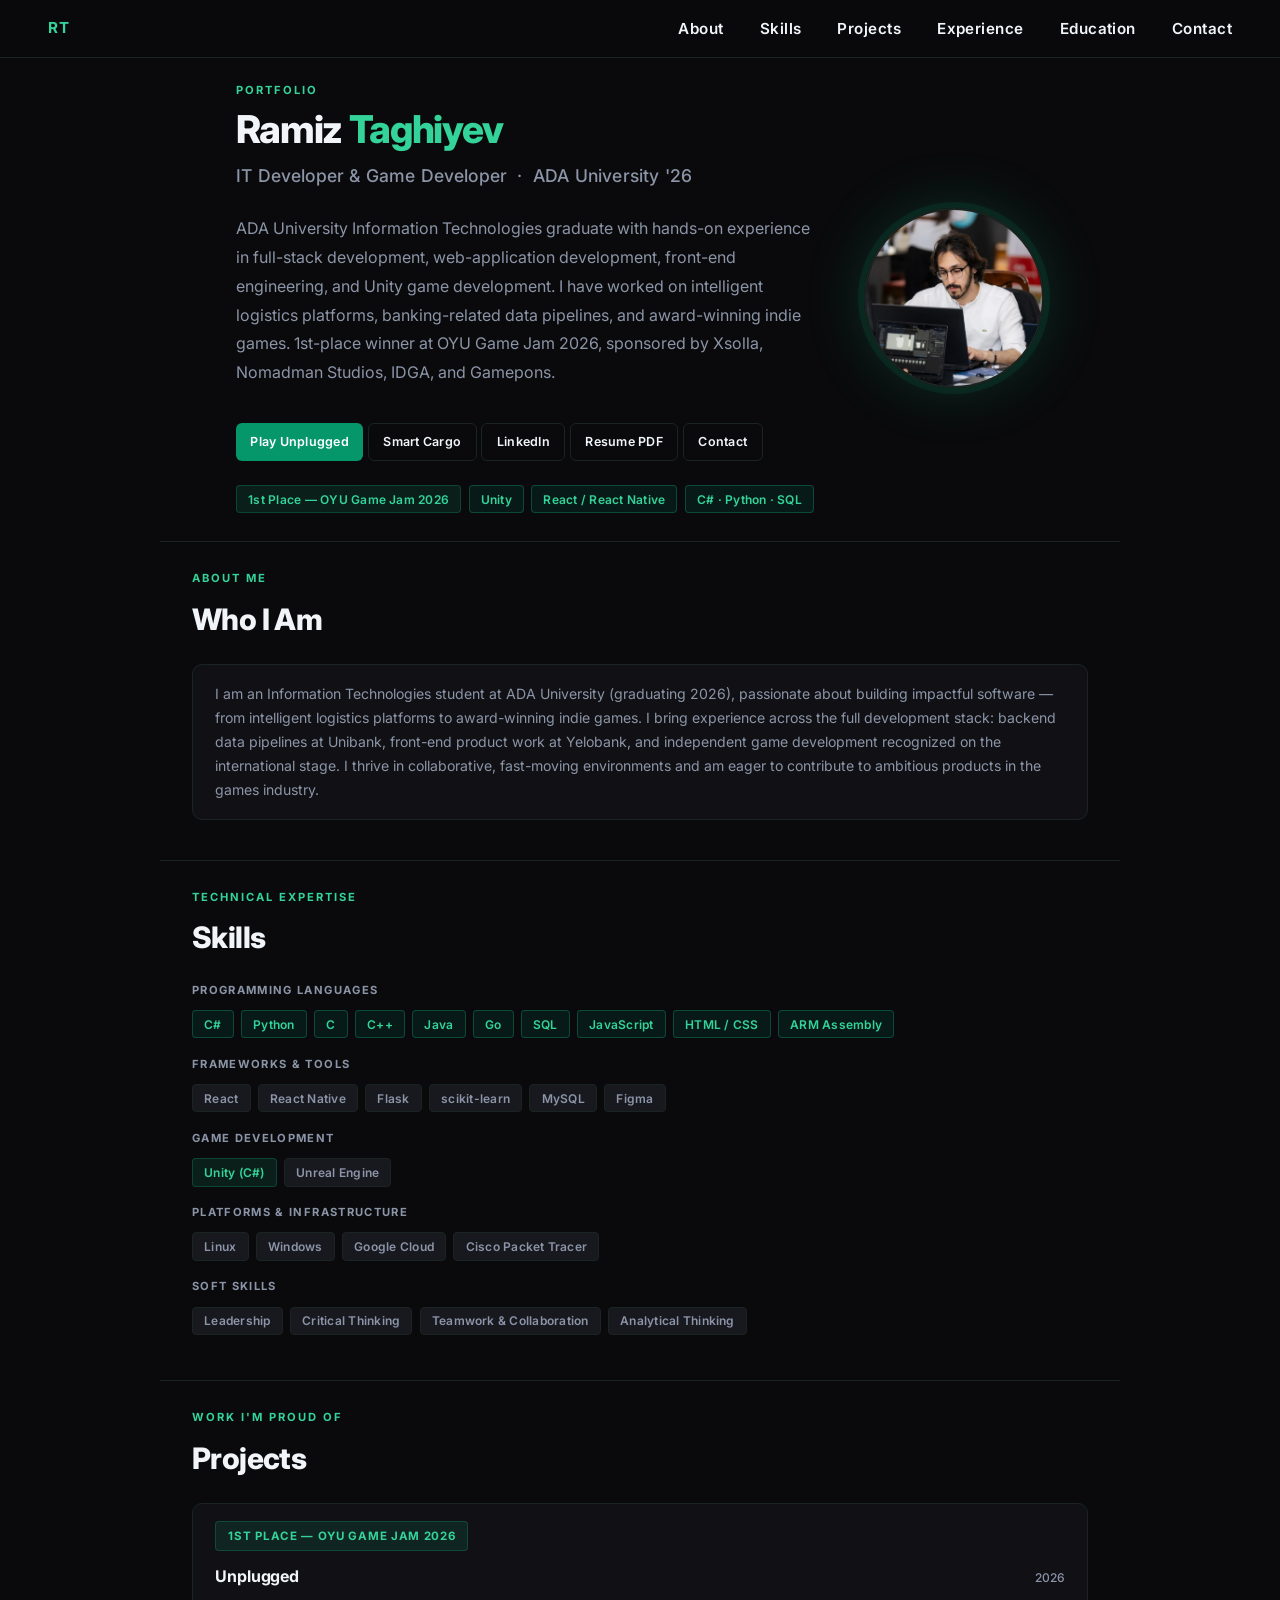
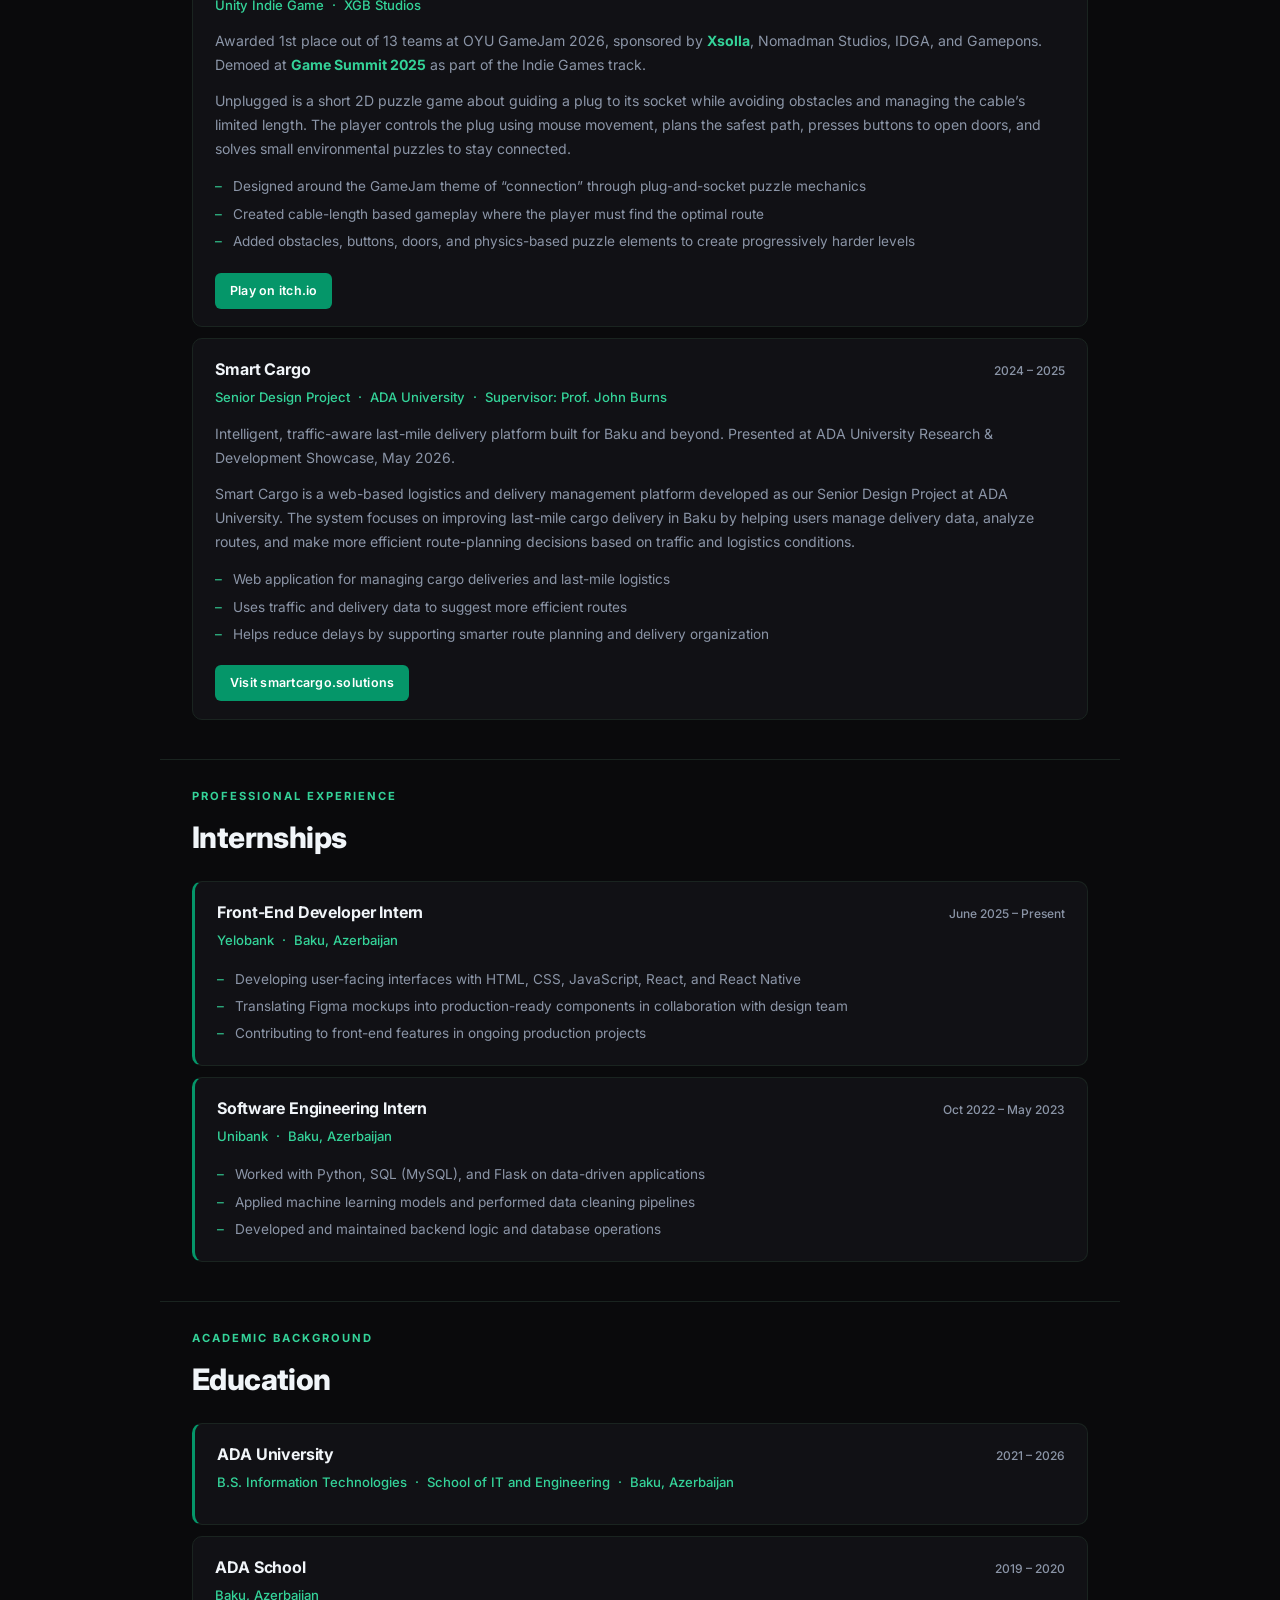
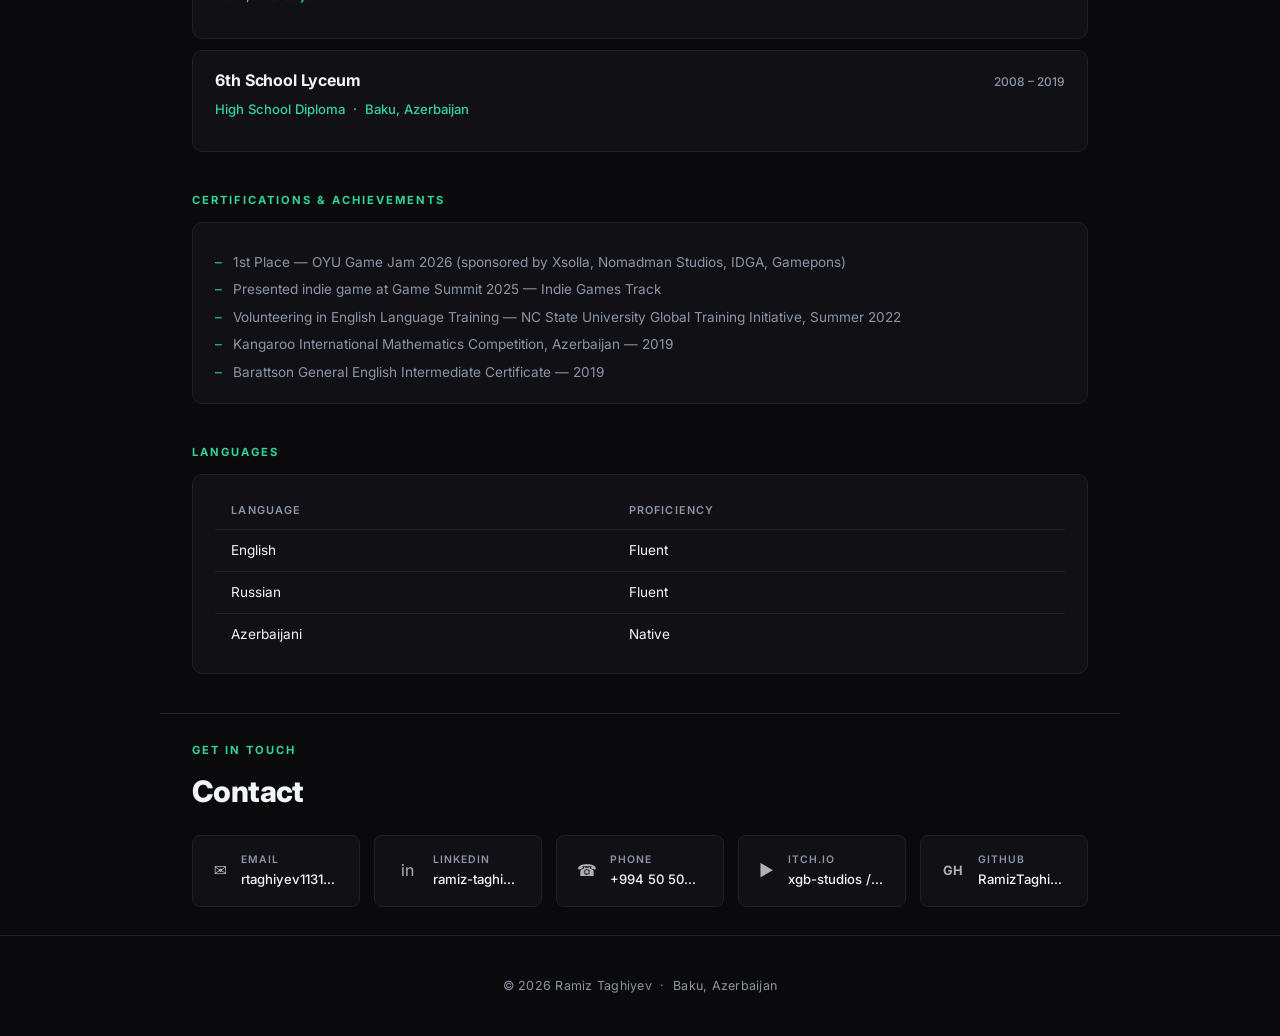
<file: index.html>
<!DOCTYPE html>
<html lang="en">
<head>
    <meta charset="UTF-8">
    <meta name="viewport" content="width=device-width, initial-scale=1.0">
    <title>Ramiz Taghiyev — IT & Game Developer</title>
    <link rel="icon" type="image/x-icon" href="favicon.ico">
    <link rel="stylesheet" href="styles.css">
</head>
<body>

<!-- NAV -->
<nav>
    <a class="nav-logo" href="#hero">RT</a>
    <ul class="nav-links">
        <li><a href="#about">About</a></li>
        <li><a href="#skills">Skills</a></li>
        <li><a href="#projects">Projects</a></li>
        <li><a href="#experience">Experience</a></li>
        <li><a href="#education">Education</a></li>
        <li><a href="#contact">Contact</a></li>
    </ul>
</nav>

<!-- HERO -->
<section id="hero">
    <div class="section-inner">
        <div class="hero-grid">
            <div class="hero-text">
                <p class="section-label">Portfolio</p>
                <h1 class="hero-name">Ramiz <span>Taghiyev</span></h1>
                <p class="hero-title">IT Developer &amp; Game Developer &nbsp;·&nbsp; ADA University '26</p>
                <p class="hero-summary">
                     ADA University Information Technologies graduate with hands-on experience in full-stack development, web-application development, front-end engineering, and Unity game development. 
  I have worked on intelligent logistics platforms, banking-related data pipelines, and award-winning indie games. 
  1st-place winner at OYU Game Jam 2026, sponsored by Xsolla, Nomadman Studios, IDGA, and Gamepons.
                </p>
                <div class="hero-links">
                    <a class="btn btn-primary" href="https://xgb-studios.itch.io/unplugged" target="_blank">Play Unplugged</a>
                    <a class="btn btn-outline" href="http://smartcargo.solutions/" target="_blank">Smart Cargo</a>
                    <a class="btn btn-outline" href="https://www.linkedin.com/in/ramiz-taghiyev" target="_blank">LinkedIn</a>
                    <a class="btn btn-outline" href="Ramiz_Taghiyev_Resume.pdf" download>Resume PDF</a>
                    <a class="btn btn-outline" href="#contact">Contact</a>
                </div>
                <div class="badge-row">
                    <span class="badge green">1st Place — OYU Game Jam 2026</span>
                    <span class="badge purple">Unity</span>
                    <span class="badge purple">React / React Native</span>
                    <span class="badge purple">C# · Python · SQL</span>
                </div>
            </div>
            <div class="hero-photo-wrap">
                <img src="pic-of-me.jpg" alt="Ramiz Taghiyev" class="hero-photo">
            </div>
        </div>
    </div>
</section>

<hr class="divider">

<!-- ABOUT -->
<section id="about">
    <div class="section-inner">
        <p class="section-label">About Me</p>
        <h2>Who I Am</h2>
        <div class="card">
            <p class="card-body" style="margin-bottom:0;">
                I am an Information Technologies student at ADA University (graduating 2026), passionate about
                building impactful software — from intelligent logistics platforms to award-winning indie games.
                I bring experience across the full development stack: backend data pipelines at Unibank,
                front-end product work at Yelobank, and independent game development recognized on the
                international stage. I thrive in collaborative, fast-moving environments and am eager to
                contribute to ambitious products in the games industry.
            </p>
        </div>
    </div>
</section>

<hr class="divider">

<!-- SKILLS -->
<section id="skills">
    <div class="section-inner">
        <p class="section-label">Technical Expertise</p>
        <h2>Skills</h2>

        <div class="skills-group">
            <p class="skills-group-label">Programming Languages</p>
            <div class="badge-row">
                <span class="badge purple">C#</span>
                <span class="badge purple">Python</span>
                <span class="badge purple">C</span>
                <span class="badge purple">C++</span>
                <span class="badge purple">Java</span>
                <span class="badge purple">Go</span>
                <span class="badge purple">SQL</span>
                <span class="badge purple">JavaScript</span>
                <span class="badge purple">HTML / CSS</span>
                <span class="badge purple">ARM Assembly</span>
            </div>
        </div>

        <div class="skills-group">
            <p class="skills-group-label">Frameworks &amp; Tools</p>
            <div class="badge-row">
                <span class="badge">React</span>
                <span class="badge">React Native</span>
                <span class="badge">Flask</span>
                <span class="badge">scikit-learn</span>
                <span class="badge">MySQL</span>
                <span class="badge">Figma</span>
            </div>
        </div>

        <div class="skills-group">
            <p class="skills-group-label">Game Development</p>
            <div class="badge-row">
                <span class="badge green">Unity (C#)</span>
                <span class="badge">Unreal Engine</span>
            </div>
        </div>

        <div class="skills-group">
            <p class="skills-group-label">Platforms &amp; Infrastructure</p>
            <div class="badge-row">
                <span class="badge">Linux</span>
                <span class="badge">Windows</span>
                <span class="badge">Google Cloud</span>
                <span class="badge">Cisco Packet Tracer</span>
            </div>
        </div>

        <div class="skills-group">
            <p class="skills-group-label">Soft Skills</p>
            <div class="badge-row">
                <span class="badge">Leadership</span>
                <span class="badge">Critical Thinking</span>
                <span class="badge">Teamwork &amp; Collaboration</span>
                <span class="badge">Analytical Thinking</span>
            </div>
        </div>
    </div>
</section>

<hr class="divider">

<!-- PROJECTS -->
<section id="projects">
    <div class="section-inner">
        <p class="section-label">Work I'm Proud Of</p>
        <h2>Projects</h2>

        <div class="card">
            <div class="win-banner">1st Place &mdash; OYU Game Jam 2026</div>
            <div class="card-header">
                <span class="card-title">Unplugged</span>
                <span class="card-meta">2026</span>
            </div>
            <p class="card-subtitle">Unity Indie Game &nbsp;·&nbsp; XGB Studios</p>
            <p class="card-body">
                Awarded 1st place out of 13 teams at OYU GameJam 2026, sponsored by
                <strong style="color:var(--accent2);">Xsolla</strong>, Nomadman Studios, IDGA, and Gamepons.
                Demoed at <strong style="color:var(--accent2);">Game Summit 2025</strong> as part of the Indie Games track.
            </p>
            <p class="card-body">
  Unplugged is a short 2D puzzle game about guiding a plug to its socket while avoiding obstacles and managing the cable’s limited length. 
  The player controls the plug using mouse movement, plans the safest path, presses buttons to open doors, and solves small environmental puzzles to stay connected.
</p>

<ul>
  <li>Designed around the GameJam theme of “connection” through plug-and-socket puzzle mechanics</li>
  <li>Created cable-length based gameplay where the player must find the optimal route</li>
  <li>Added obstacles, buttons, doors, and physics-based puzzle elements to create progressively harder levels</li>
</ul>
            <div class="project-links">
                <a class="btn btn-primary" href="https://xgb-studios.itch.io/unplugged" target="_blank">Play on itch.io</a>
            </div>
        </div>

        <div class="card">
            <div class="card-header">
                <span class="card-title">Smart Cargo</span>
                <span class="card-meta">2024 – 2025</span>
            </div>
            <p class="card-subtitle">Senior Design Project &nbsp;·&nbsp; ADA University &nbsp;·&nbsp; Supervisor: Prof. John Burns</p>
            <p class="card-body">
                Intelligent, traffic-aware last-mile delivery platform built for Baku and beyond.
                Presented at ADA University Research &amp; Development Showcase, May 2026.
            </p>
            <p class="card-body">
  Smart Cargo is a web-based logistics and delivery management platform developed as our Senior Design Project at ADA University. 
  The system focuses on improving last-mile cargo delivery in Baku by helping users manage delivery data, analyze routes, and make more efficient route-planning decisions based on traffic and logistics conditions.
</p>
            <ul>
  <li>Web application for managing cargo deliveries and last-mile logistics</li>
  <li>Uses traffic and delivery data to suggest more efficient routes</li>
  <li>Helps reduce delays by supporting smarter route planning and delivery organization</li>
            </ul>
            <div class="project-links">
                <a class="btn btn-primary" href="http://smartcargo.solutions/" target="_blank">Visit smartcargo.solutions</a>
            </div>
        </div>
    </div>
</section>

<hr class="divider">

<!-- EXPERIENCE -->
<section id="experience">
    <div class="section-inner">
        <p class="section-label">Professional Experience</p>
        <h2>Internships</h2>

        <div class="card card-accent">
            <div class="card-header">
                <span class="card-title">Front-End Developer Intern</span>
                <span class="card-meta">June 2025 – Present</span>
            </div>
            <p class="card-subtitle">Yelobank &nbsp;·&nbsp; Baku, Azerbaijan</p>
            <ul>
                <li>Developing user-facing interfaces with HTML, CSS, JavaScript, React, and React Native</li>
                <li>Translating Figma mockups into production-ready components in collaboration with design team</li>
                <li>Contributing to front-end features in ongoing production projects</li>
            </ul>
        </div>

        <div class="card card-accent">
            <div class="card-header">
                <span class="card-title">Software Engineering Intern</span>
                <span class="card-meta">Oct 2022 – May 2023</span>
            </div>
            <p class="card-subtitle">Unibank &nbsp;·&nbsp; Baku, Azerbaijan</p>
            <ul>
                <li>Worked with Python, SQL (MySQL), and Flask on data-driven applications</li>
                <li>Applied machine learning models and performed data cleaning pipelines</li>
                <li>Developed and maintained backend logic and database operations</li>
            </ul>
        </div>
    </div>
</section>

<hr class="divider">

<!-- EDUCATION -->
<section id="education">
    <div class="section-inner">
        <p class="section-label">Academic Background</p>
        <h2>Education</h2>

        <div class="card card-accent">
            <div class="card-header">
                <span class="card-title">ADA University</span>
                <span class="card-meta">2021 – 2026</span>
            </div>
            <p class="card-subtitle">B.S. Information Technologies &nbsp;·&nbsp; School of IT and Engineering &nbsp;·&nbsp; Baku, Azerbaijan</p>
        </div>

        <div class="card">
            <div class="card-header">
                <span class="card-title">ADA School</span>
                <span class="card-meta">2019 – 2020</span>
            </div>
            <p class="card-subtitle">Baku, Azerbaijan</p>
        </div>

        <div class="card">
            <div class="card-header">
                <span class="card-title">6th School Lyceum</span>
                <span class="card-meta">2008 – 2019</span>
            </div>
            <p class="card-subtitle">High School Diploma &nbsp;·&nbsp; Baku, Azerbaijan</p>
        </div>

        <p class="section-label" style="margin-top:2.5rem; margin-bottom:0.75rem;">Certifications &amp; Achievements</p>
        <div class="card">
            <ul>
                <li>1st Place — OYU Game Jam 2026 (sponsored by Xsolla, Nomadman Studios, IDGA, Gamepons)</li>
                <li>Presented indie game at Game Summit 2025 — Indie Games Track</li>
                <li>Volunteering in English Language Training — NC State University Global Training Initiative, Summer 2022</li>
                <li>Kangaroo International Mathematics Competition, Azerbaijan — 2019</li>
                <li>Barattson General English Intermediate Certificate — 2019</li>
            </ul>
        </div>

        <p class="section-label" style="margin-top:2.5rem; margin-bottom:0.75rem;">Languages</p>
        <div class="card">
            <table class="lang-table">
                <tr><th>Language</th><th>Proficiency</th></tr>
                <tr><td>English</td><td>Fluent</td></tr>
                <tr><td>Russian</td><td>Fluent</td></tr>
                <tr><td>Azerbaijani</td><td>Native</td></tr>
            </table>
        </div>
    </div>
</section>

<hr class="divider">

<!-- CONTACT -->
<section id="contact">
    <div class="section-inner">
        <p class="section-label">Get In Touch</p>
        <h2>Contact</h2>
        <div class="contact-grid">
            <a class="contact-item" href="mailto:rtaghiyev11313@ada.edu.az">
                <span class="contact-icon">✉</span>
                <div>
                    <div class="contact-label">Email</div>
                    <div class="contact-value">rtaghiyev11313@ada.edu.az</div>
                </div>
            </a>
            <a class="contact-item" href="https://www.linkedin.com/in/ramiz-taghiyev" target="_blank">
                <span class="contact-icon">in</span>
                <div>
                    <div class="contact-label">LinkedIn</div>
                    <div class="contact-value">ramiz-taghiyev</div>
                </div>
            </a>
            <a class="contact-item" href="tel:+994505003601">
                <span class="contact-icon">☎</span>
                <div>
                    <div class="contact-label">Phone</div>
                    <div class="contact-value">+994 50 500 36 01</div>
                </div>
            </a>
            <a class="contact-item" href="https://xgb-studios.itch.io/unplugged" target="_blank">
                <span class="contact-icon">&#9654;</span>
                <div>
                    <div class="contact-label">itch.io</div>
                    <div class="contact-value">xgb-studios / Unplugged</div>
                </div>
            </a>
            <a class="contact-item" href="https://github.com/RamizTaghiyev" target="_blank">
                <span class="contact-icon" style="font-size:0.8rem;font-weight:700;">GH</span>
                <div>
                    <div class="contact-label">GitHub</div>
                    <div class="contact-value">RamizTaghiyev</div>
                </div>
            </a>
        </div>
    </div>
</section>

<footer>
    <p>© 2026 Ramiz Taghiyev &nbsp;·&nbsp; Baku, Azerbaijan</p>
</footer>

</body>
</html>
</file>
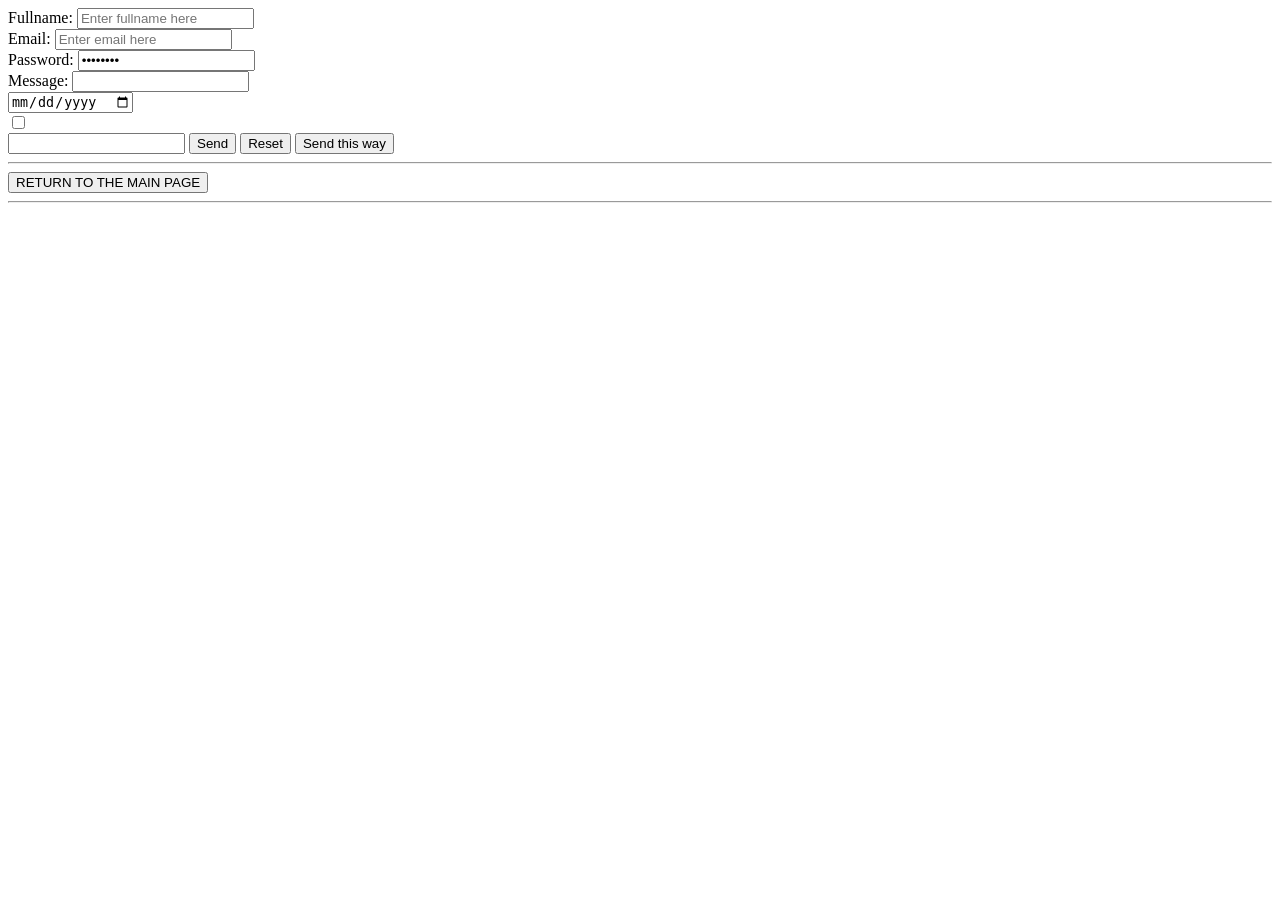
<file: contact-me.html>
<!DOCTYPE html>
<html lang="en">
    <head>
        <meta charset="uft-8">
        <title>Contact</title>
    </head>
<body>
    <form action="mailto:rtaghiyev@ada.edu.az" method="GET">
        <label for="fullmane">Fullname:</label>
        <input type="text" id = "fullname" placeholder="Enter fullname here" required = "true">
    <br>
    <label for="email">Email:</label>
    <input type="email" id = "email" placeholder="Enter email here" required = "true">
 
<br>
<label for="password">Password:</label>
<input type="password" id="password" value="password"/>
<br>
<label for="test">Message:</label>
<input type="text" id="message" name="message" width="500" height="400">
<br>
<input type="date">
<br>
<input type="checkbox">
<br>
<input type="select">

<input type="submit" value="Send"/>
<input type="reset" value="Reset"/>
<button>Send this way</button>
</form>
</body>
<hr>  
<a href=".\index.html">
    <button>
    RETURN TO THE MAIN PAGE
    </button>
<hr>  
</html>
</file>
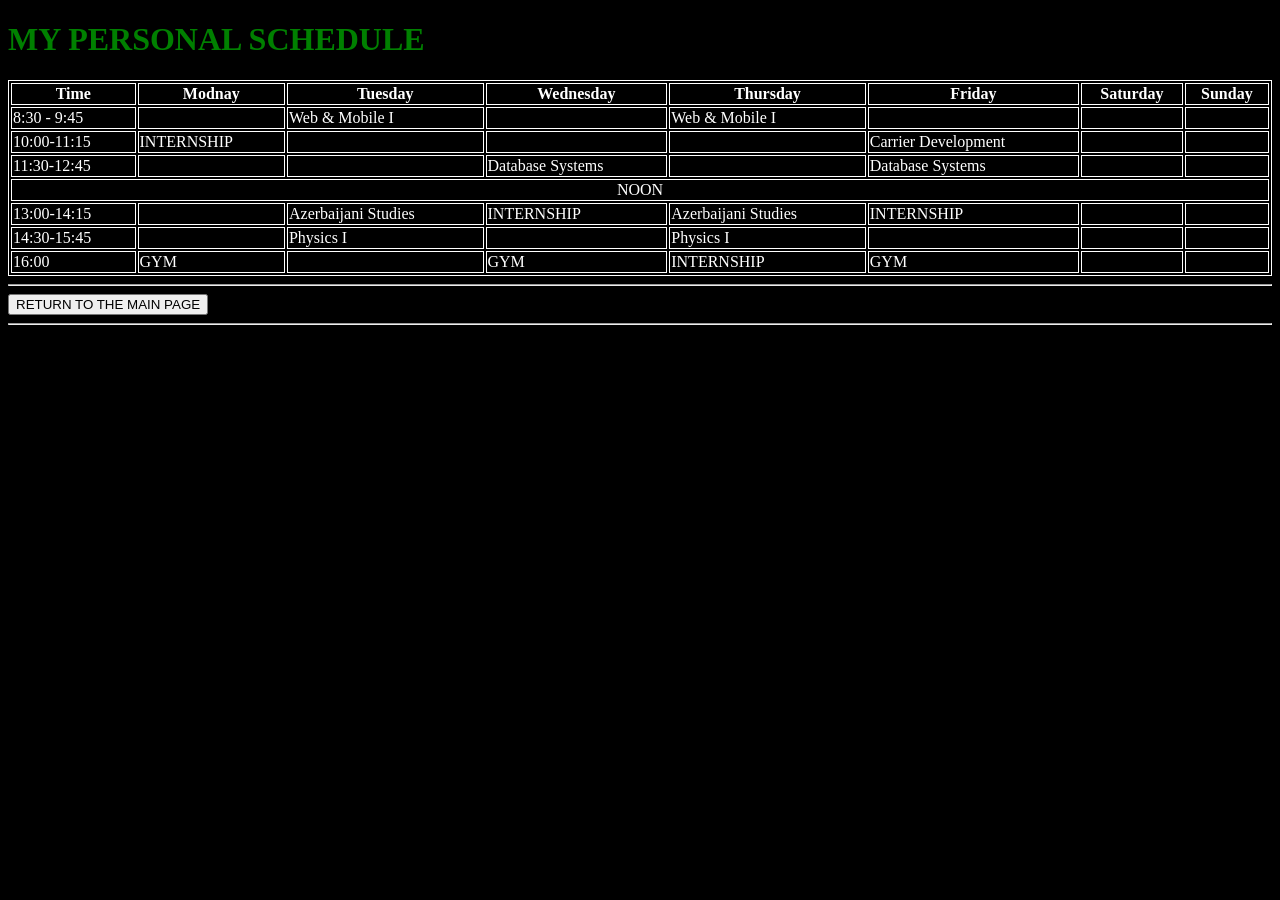
<file: schedule.html>
<!DOCTYPE html>
<html>
<style>

table, th, td {
  border:1px solid rgb(255, 255, 255);
}

body {background-color: rgb(0, 0, 0);}
    h1   {color: GREEN;}
    strong   {color: rgb(255, 255, 255);}
    p    {color: red;}
    th {color: white;}
    tr {color: white;}
    td {color: white;}

    </style>

  

<body>

<h1>MY PERSONAL SCHEDULE</h1>

<table style="width:100%">
  <tr>
    <th>Time</th>
    <th>Modnay</th>
    <th>Tuesday</th>
    <th>Wednesday</th>
    <th>Thursday</th>
    <th>Friday</th>
    <th>Saturday</th>
    <th>Sunday</th>

</tr>
  <tr>
    <td>8:30 - 9:45</td>
    <td></td>
    <td>Web & Mobile I</td>
    <td></td>
    <td>Web & Mobile I</td>
    <td></td>
    <td></td>
    <td></td>

  </tr>
  <tr>
    <td>10:00-11:15</td>
    <td>INTERNSHIP</td>
    <td></td>
    <td></td>
    <td></td>
    <td>Carrier Development</td>
    <td></td>
    <td></td>
  </tr>
  <tr>
    <td>11:30-12:45</td>
    <td></td>
    <td></td>
    <td>Database Systems</td>
    <td></td>
    <td>Database Systems</td>
    <td></td>
    <td></td>
  </tr>
  <tr>
    <td colspan="8" align="center"> NOON</td>
  </tr>
  <tr>
    <td>13:00-14:15</td>
    <td></td>
    <td>Azerbaijani Studies</td>
    <td>INTERNSHIP</td>
    <td>Azerbaijani Studies</td>
    <td>INTERNSHIP</td>
    <td></td>
    <td></td>
  </tr>
  <tr>
    
    <td>14:30-15:45</td>
    <td></td>
    <td>Physics I</td>
    <td></td>
    <td>Physics I</td>
    <td></td>
    <td></td>
    <td></td>
  </tr>
  <tr>
    <td>16:00</td>
    <td>GYM</td>
    <td></td>
    <td>GYM</td>
    <td>INTERNSHIP</td>
    <td>GYM</td>
    <td></td>
    <td></td>
  </tr>
</table>

</body>

<hr>  
<a href=".\index.html">
    <button>
    RETURN TO THE MAIN PAGE
    </button>
<hr>  

</html>
</file>
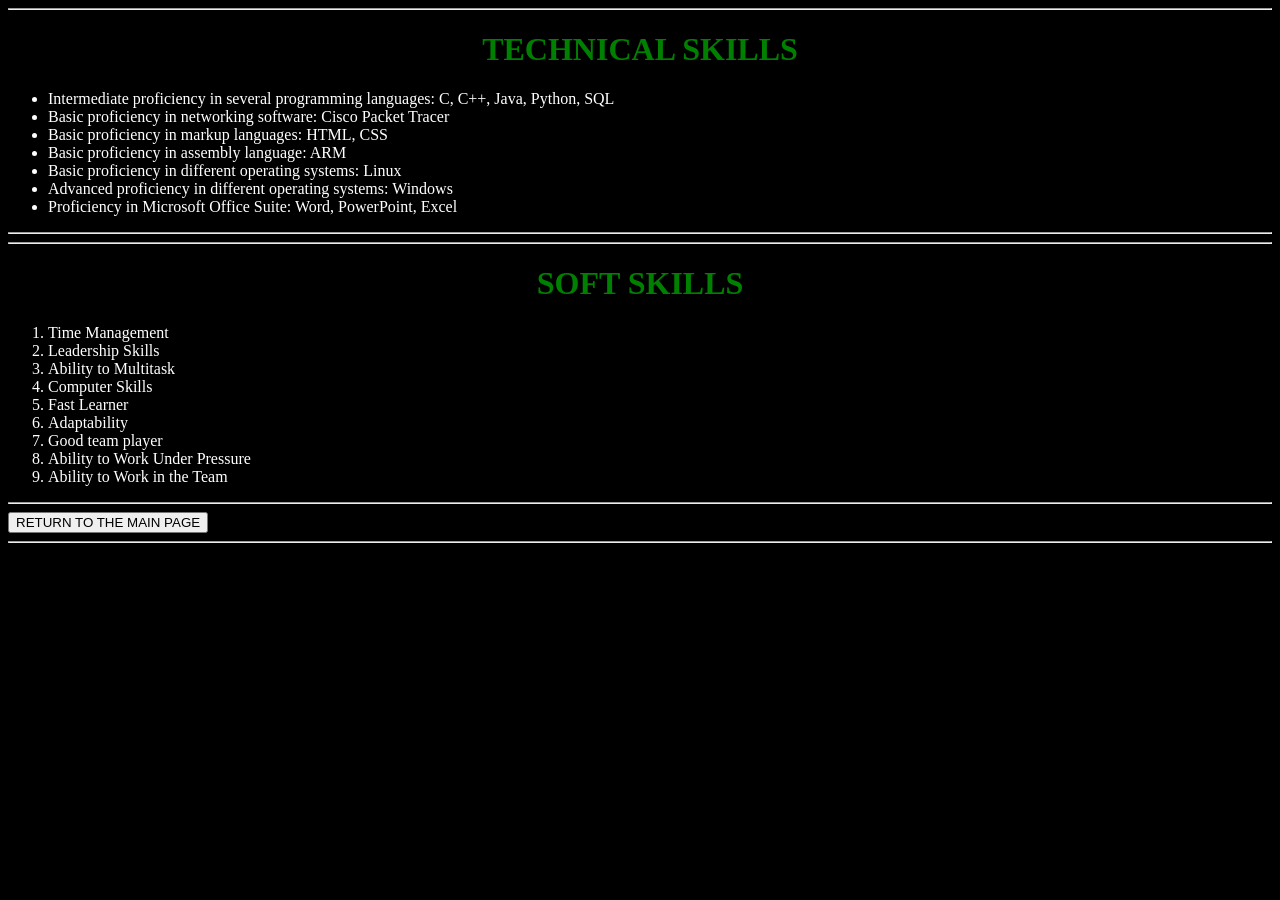
<file: skills.html>
<!DOCTYPE html> 
<hr>
<style>
    body {background-color: rgb(0, 0, 0);}
    h1   {color: GREEN;}
    strong   {color: rgb(255, 255, 255);}
    p    {color: red;}
    </style>
        
<h1 align="center">TECHNICAL SKILLS</h1>

<ul style="color:rgb(255, 255, 255);">
    <li>Intermediate proficiency in several programming languages: C, C++, Java, Python, SQL</li>
        <li>Basic proficiency in networking software: Cisco Packet Tracer</li>
            <li>Basic proficiency in markup languages: HTML, CSS</li>
                <li>   Basic proficiency in assembly language: ARM</li>
                    <li>   Basic proficiency in different operating systems: Linux</li>
                        <li>   Advanced proficiency in different operating systems: Windows</li>
                            <li>   Proficiency in Microsoft Office Suite: Word, PowerPoint, Excel</li>
</ul>
<hr>

<hr>  
<h1 align="center"> SOFT SKILLS </h1>
<ol style="color:rgb(255, 255, 255);">

   <li> Time Management
       <li>Leadership Skills</li> 
       <li>Ability to Multitask</li>
       <li>Computer Skills</li>
       <li>Fast Learner</li>
       <li>Adaptability</li>
       <li>Good team player</li>
       <li>Ability to Work Under Pressure</li>
       <li>Ability to Work in the Team</li>
</li>
   </ol>
<hr>  
<a href=".\index.html">
    <button>
    RETURN TO THE MAIN PAGE
    </button>
<hr>  
 
</html>
</file>
<file: styles.css>
@import url('https://fonts.googleapis.com/css2?family=Inter:wght@400;500;600;700;800&display=swap');

* {
    margin: 0;
    padding: 0;
    box-sizing: border-box;
}

:root {
    --bg: #0a0a0c;
    --surface: #111115;
    --surface2: #18181f;
    --accent: #059669;
    --accent2: #34d399;
    --text: #f1f5f9;
    --muted: #8b95a7;
    --border: #1a2420;
    --green: #10b981;
    --green-dim: rgba(16,185,129,0.12);
    --accent-dim: rgba(5,150,105,0.12);
}

html { scroll-behavior: smooth; }

body {
    font-family: 'Inter', 'Segoe UI', system-ui, sans-serif;
    background: var(--bg);
    color: var(--text);
    line-height: 1.6;
    -webkit-font-smoothing: antialiased;
}

/* ── NAV ── */
nav {
    position: fixed;
    top: 0; left: 0; right: 0;
    z-index: 100;
    background: rgba(10,10,12,0.88);
    backdrop-filter: blur(14px);
    border-bottom: 1px solid var(--border);
    padding: 0 3rem;
    display: flex;
    align-items: center;
    justify-content: space-between;
    height: 58px;
}

.nav-logo {
    font-size: 0.95rem;
    font-weight: 700;
    color: var(--accent2);
    text-decoration: none;
    letter-spacing: 0.08em;
    text-transform: uppercase;
    white-space: nowrap;
}

.nav-links {
    display: flex;
    gap: 2.25rem;
    list-style: none;
}

.nav-links a {
    color: var(--text);
    text-decoration: none;
    font-size: 0.95rem;
    font-weight: 600;
    letter-spacing: 0.03em;
    transition: color 0.2s;
}

.nav-links a:hover { color: var(--accent2); }

/* ── LAYOUT ── */
.container {
    max-width: 960px;
    margin: 0 auto;
    padding: 0 2rem;
}

section {
    padding: 28px 0;
}

.section-inner {
    max-width: 960px;
    margin: 0 auto;
    padding: 0 2rem;
}

.section-label {
    font-size: 0.7rem;
    font-weight: 700;
    letter-spacing: 0.18em;
    text-transform: uppercase;
    color: var(--accent2);
    margin-bottom: 0.5rem;
}

h2 {
    font-size: 1.85rem;
    font-weight: 800;
    margin-bottom: 1.25rem;
    color: var(--text);
    letter-spacing: -0.02em;
}

/* ── HERO ── */
#hero {
    display: flex;
    align-items: center;
    padding-top: 58px;
    padding-bottom: 28px;
    margin-top: 24px;
}

.hero-grid {
    display: grid;
    grid-template-columns: 1fr auto;
    align-items: center;
    gap: 3rem;
}

.hero-photo-wrap {
    display: flex;
    flex-direction: column;
    align-items: center;
    gap: 0;
}

.hero-photo {
    width: 180px;
    height: 180px;
    border-radius: 50%;
    object-fit: cover;
    border: 2px solid var(--border);
    box-shadow: 0 0 0 6px var(--accent-dim), 0 0 60px rgba(16,185,129,0.22);
}

.hero-name {
    font-size: clamp(1.9rem, 3vw, 2.8rem);
    font-weight: 800;
    line-height: 1.1;
    letter-spacing: -0.03em;
    margin-bottom: 0.75rem;
    white-space: nowrap;
}

.hero-name span { color: var(--accent2); }

.hero-title {
    font-size: 1.1rem;
    color: var(--muted);
    font-weight: 500;
    margin-bottom: 1.5rem;
    letter-spacing: 0.01em;
}

.hero-summary {
    max-width: 580px;
    color: var(--muted);
    font-size: 1rem;
    line-height: 1.8;
    margin-bottom: 2.25rem;
}

.hero-links {
    display: flex;
    flex-wrap: nowrap;
    gap: 0.3rem;
    margin-bottom: 1.5rem;
}

/* ── BUTTONS ── */
.btn {
    display: inline-flex;
    align-items: center;
    gap: 0.4rem;
    padding: 0.5rem 0.9rem;
    border-radius: 6px;
    font-size: 0.78rem;
    font-weight: 600;
    text-decoration: none;
    transition: all 0.18s;
    cursor: pointer;
    border: none;
    letter-spacing: 0.02em;
    white-space: nowrap;
}

.btn-primary {
    background: var(--accent);
    color: #fff;
}
.btn-primary:hover { background: #047857; transform: translateY(-1px); }

.btn-outline {
    background: transparent;
    color: var(--text);
    border: 1px solid var(--border);
}
.btn-outline:hover {
    border-color: var(--accent2);
    color: var(--accent2);
    transform: translateY(-1px);
}

/* ── BADGES ── */
.badge-row {
    display: flex;
    flex-wrap: wrap;
    gap: 0.45rem;
}

.badge {
    display: inline-block;
    padding: 0.22rem 0.7rem;
    border-radius: 4px;
    font-size: 0.75rem;
    font-weight: 600;
    background: var(--surface2);
    color: var(--muted);
    border: 1px solid var(--border);
    letter-spacing: 0.02em;
}

.badge.purple {
    background: var(--accent-dim);
    color: var(--accent2);
    border-color: rgba(16,185,129,0.3);
}

.badge.green {
    background: var(--green-dim);
    color: #34d399;
    border-color: rgba(16,185,129,0.25);
}

/* ── DIVIDER ── */
.divider {
    border: none;
    border-top: 1px solid var(--border);
    max-width: 960px;
    margin: 0 auto;
    padding: 0 2rem;
}

hr.divider {
    margin-left: auto;
    margin-right: auto;
}

/* ── CARDS ── */
.card {
    background: var(--surface);
    border: 1px solid var(--border);
    border-radius: 10px;
    padding: 1.1rem 1.4rem;
    margin-bottom: 0.7rem;
    transition: border-color 0.2s, transform 0.2s;
}

.card:hover {
    border-color: rgba(16,185,129,0.5);
    transform: translateY(-1px);
}

/* experience/education cards get a left accent */
.card-accent {
    border-left: 3px solid var(--accent);
}

.card-header {
    display: flex;
    justify-content: space-between;
    align-items: baseline;
    gap: 1rem;
    margin-bottom: 0.3rem;
    flex-wrap: wrap;
}

.card-title {
    font-size: 1rem;
    font-weight: 700;
    color: var(--text);
    letter-spacing: -0.01em;
}

.card-meta {
    font-size: 0.75rem;
    color: var(--muted);
    font-weight: 500;
    white-space: nowrap;
}

.card-subtitle {
    font-size: 0.82rem;
    color: var(--accent2);
    margin-bottom: 0.85rem;
    font-weight: 500;
}

.card-body {
    font-size: 0.88rem;
    color: var(--muted);
    line-height: 1.7;
    margin-bottom: 0.75rem;
}

.card ul {
    list-style: none;
    padding: 0;
    margin-top: 0.5rem;
}

.card ul li {
    font-size: 0.85rem;
    color: var(--muted);
    padding: 0.22rem 0 0.22rem 1.1rem;
    position: relative;
    line-height: 1.5;
}

.card ul li::before {
    content: '–';
    position: absolute;
    left: 0;
    color: var(--accent2);
}

/* ── SKILLS ── */
.skills-group {
    margin-bottom: 1.1rem;
}

.skills-group-label {
    font-size: 0.7rem;
    font-weight: 700;
    text-transform: uppercase;
    letter-spacing: 0.12em;
    color: var(--muted);
    margin-bottom: 0.65rem;
}

/* ── PROJECT HIGHLIGHT ── */
.win-banner {
    display: inline-flex;
    align-items: center;
    gap: 0.5rem;
    background: var(--green-dim);
    color: #34d399;
    border: 1px solid rgba(16,185,129,0.25);
    border-radius: 4px;
    padding: 0.28rem 0.75rem;
    font-size: 0.72rem;
    font-weight: 700;
    letter-spacing: 0.06em;
    text-transform: uppercase;
    margin-bottom: 0.85rem;
}

.project-links {
    display: flex;
    gap: 0.65rem;
    margin-top: 1.1rem;
    flex-wrap: wrap;
}

/* ── CONTACT ── */
.contact-grid {
    display: grid;
    grid-template-columns: repeat(5, 1fr);
    gap: 0.85rem;
}

.contact-item {
    background: var(--surface);
    border: 1px solid var(--border);
    border-radius: 8px;
    padding: 1rem 1.2rem;
    text-decoration: none;
    color: var(--text);
    transition: border-color 0.2s, transform 0.2s;
    display: flex;
    align-items: center;
    gap: 0.75rem;
    min-width: 0;
}

.contact-item:hover {
    border-color: var(--accent2);
    color: var(--accent2);
    transform: translateY(-1px);
}

.contact-icon {
    font-size: 1rem;
    width: 1.75rem;
    text-align: center;
    opacity: 0.7;
}

.contact-label {
    font-size: 0.65rem;
    text-transform: uppercase;
    letter-spacing: 0.1em;
    color: var(--muted);
    font-weight: 600;
}

.contact-value {
    font-size: 0.82rem;
    font-weight: 500;
    overflow: hidden;
    text-overflow: ellipsis;
    white-space: nowrap;
}

.contact-item > div {
    min-width: 0;
    overflow: hidden;
}

/* ── LANGUAGES TABLE ── */
.lang-table {
    width: 100%;
    border-collapse: collapse;
}

.lang-table th, .lang-table td {
    text-align: left;
    padding: 0.6rem 1rem;
    border-bottom: 1px solid var(--border);
    font-size: 0.85rem;
}

.lang-table th {
    color: var(--muted);
    font-size: 0.68rem;
    text-transform: uppercase;
    letter-spacing: 0.1em;
    font-weight: 600;
}

.lang-table tr:last-child td { border-bottom: none; }

/* ── FOOTER ── */
footer {
    text-align: center;
    padding: 2.5rem 2rem;
    color: var(--muted);
    font-size: 0.78rem;
    border-top: 1px solid var(--border);
    letter-spacing: 0.02em;
}

/* ── RESPONSIVE ── */
@media (max-width: 600px) {
    nav { padding: 0 1.25rem; }
    .nav-links { gap: 1.25rem; }
    .hero-grid { grid-template-columns: 1fr; gap: 2rem; }
    .hero-photo-wrap { order: -1; }
    .hero-photo { width: 140px; height: 140px; }
    section { padding: 24px 0; }
    h2 { font-size: 1.5rem; }
}
</file>
